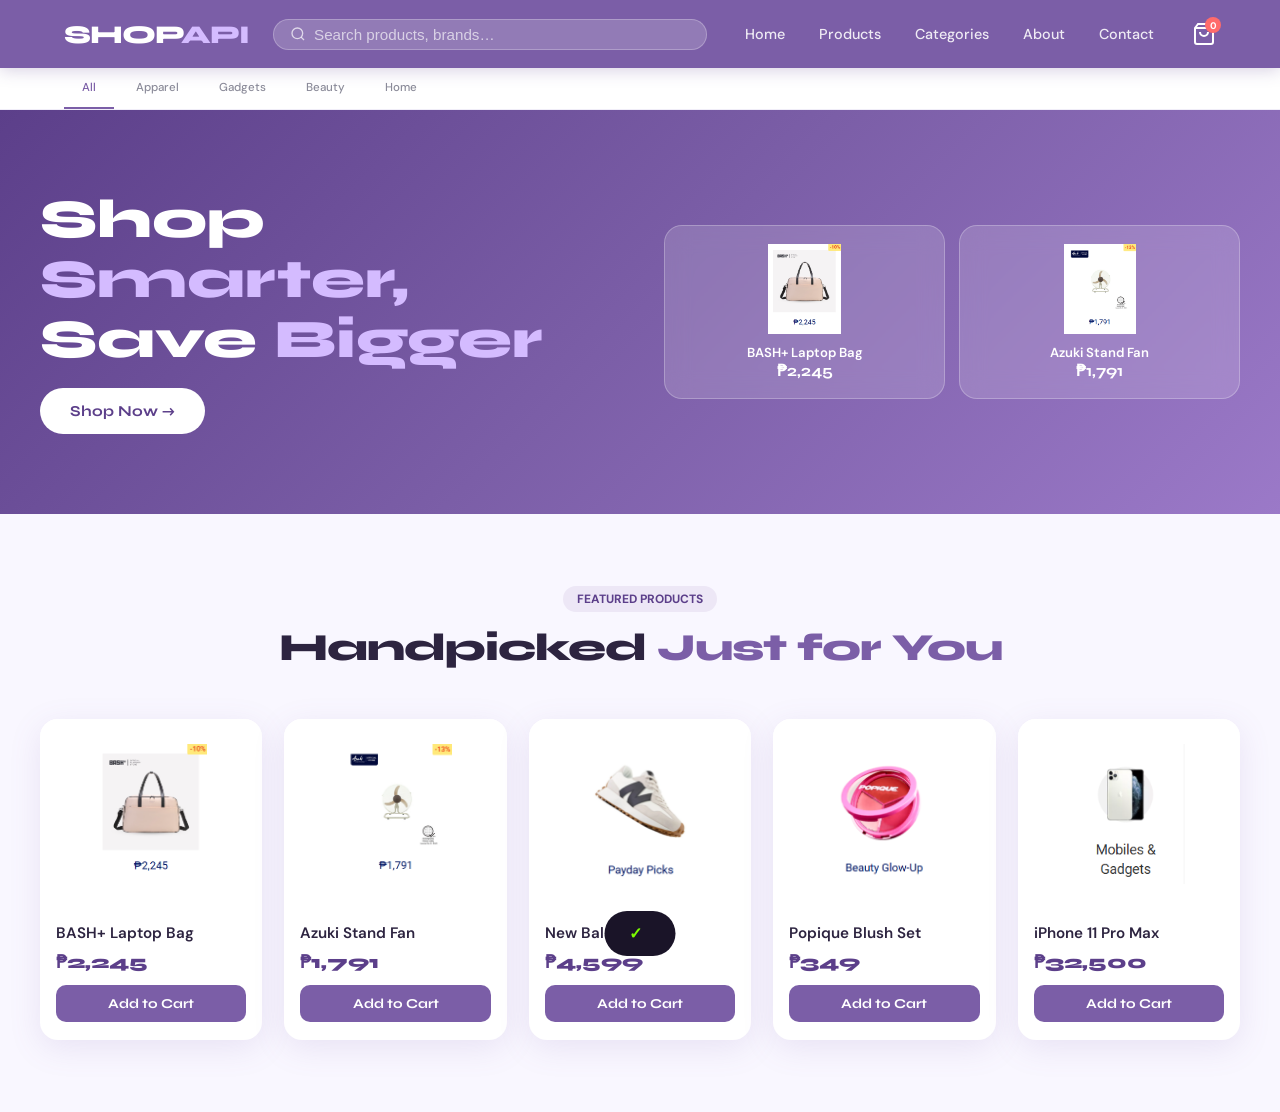
<file: index.html>
<!DOCTYPE html>
<html lang="en">
<head>
  <meta charset="UTF-8" />
  <meta name="viewport" content="width=device-width, initial-scale=1.0"/>
  <title>SHOPAPI – Your Everyday Marketplace</title>
  <link href="https://fonts.googleapis.com/css2?family=Syne:wght@400;600;700;800&family=DM+Sans:ital,wght@0,300;0,400;0,500;1,400&display=swap" rel="stylesheet"/>
  <link rel="stylesheet" href="style.css" />
</head>
<body>

<header>
  <div class="header-inner">
    <div class="logo"><a href="index.html" style="text-decoration:none;color:inherit;">SHOP<span>API</span></a></div>
    <div class="search-bar">
      <svg xmlns="http://www.w3.org/2000/svg" width="16" height="16" fill="none" viewBox="0 0 24 24" stroke="currentColor" stroke-width="2"><circle cx="11" cy="11" r="8"/><path d="m21 21-4.35-4.35"/></svg>
      <input type="text" id="searchInput" placeholder="Search products, brands…"/>
    </div>
    <nav id="mainNav">
      <a href="index.html">Home</a>
      <a href="products.html">Products</a>
      <a href="categories.html">Categories</a>
      <a href="about.html">About</a>
      <a href="contact.html">Contact</a>
    </nav>
    <div class="cart-icon" id="cartIcon">
      <svg xmlns="http://www.w3.org/2000/svg" width="24" height="24" fill="none" viewBox="0 0 24 24" stroke="currentColor" stroke-width="2"><path d="M6 2 3 6v14a2 2 0 0 0 2 2h14a2 2 0 0 0 2-2V6l-3-4z"/><line x1="3" y1="6" x2="21" y2="6"/><path d="M16 10a4 4 0 0 1-8 0"/></svg>
      <div class="cart-badge" id="cartBadge">0</div>
    </div>
    <div class="hamburger" id="hamburger"><span></span><span></span><span></span></div>
  </div>
</header>

<div class="category-strip">
  <div class="cat-inner" id="categoryFilter">
    <div class="cat-pill active" data-category="all"><span>All</span></div>
    <div class="cat-pill" data-category="apparel"><span>Apparel</span></div>
    <div class="cat-pill" data-category="gadgets"><span>Gadgets</span></div>
    <div class="cat-pill" data-category="beauty"><span>Beauty</span></div>
    <div class="cat-pill" data-category="home"><span>Home</span></div>
  </div>
</div>

<section class="hero" id="home">
  <div class="hero-inner">
    <div class="hero-text">
      <h1 class="hero-title">Shop <em>Smarter,</em><br>Save <em>Bigger</em></h1>
      <button class="btn-primary" onclick="scrollToProducts()">Shop Now →</button>
    </div>
    <div class="hero-cards">
      <div class="hero-card" onclick="addToCart('BASH+ Laptop Bag','₱2,245','bag')">
        <img src="shopapiPics/bag.png" onerror="this.src='https://via.placeholder.com/90x90?text=Bag'" alt="Bag"/>
        <div class="hero-card-name">BASH+ Laptop Bag</div>
        <div class="hero-card-price">₱2,245</div>
      </div>
      <div class="hero-card" onclick="addToCart('Azuki Stand Fan','₱1,791','fan')">
        <img src="shopapiPics/fan.png" onerror="this.src='https://via.placeholder.com/90x90?text=Fan'" alt="Fan"/>
        <div class="hero-card-name">Azuki Stand Fan</div>
        <div class="hero-card-price">₱1,791</div>
      </div>
    </div>
  </div>
</section>

<section class="products-bg" id="products">
  <div class="container">
    <div class="section-header">
      <div class="section-tag">Featured Products</div>
      <h2 class="section-title">Handpicked <span>Just for You</span></h2>
    </div>
    <div class="products-grid" id="productsGrid">
      <div class="product-card" data-category="apparel">
        <div class="product-img-wrap"><img src="shopapiPics/bag.png" onerror="this.src='https://via.placeholder.com/140x140?text=Bag'" alt="Bag"></div>
        <div class="product-info">
          <div class="product-name">BASH+ Laptop Bag</div>
          <div class="product-price">₱2,245</div>
          <button class="btn-cart" onclick="addToCart('BASH+ Laptop Bag','₱2,245','bag')">Add to Cart</button>
        </div>
      </div>
      <div class="product-card" data-category="home">
        <div class="product-img-wrap"><img src="shopapiPics/fan.png" onerror="this.src='https://via.placeholder.com/140x140?text=Fan'" alt="Fan"></div>
        <div class="product-info">
          <div class="product-name">Azuki Stand Fan</div>
          <div class="product-price">₱1,791</div>
          <button class="btn-cart" onclick="addToCart('Azuki Stand Fan','₱1,791','fan')">Add to Cart</button>
        </div>
      </div>
      <div class="product-card" data-category="apparel">
        <div class="product-img-wrap"><img src="shopapiPics/shoes.png" onerror="this.src='https://via.placeholder.com/140x140?text=Shoes'" alt="Shoes"></div>
        <div class="product-info">
          <div class="product-name">New Balance 327</div>
          <div class="product-price">₱4,599</div>
          <button class="btn-cart" onclick="addToCart('New Balance 327','₱4,599','shoes')">Add to Cart</button>
        </div>
      </div>
      <div class="product-card" data-category="beauty">
        <div class="product-img-wrap"><img src="shopapiPics/beauty.png" onerror="this.src='https://via.placeholder.com/140x140?text=Blush'" alt="Blush"></div>
        <div class="product-info">
          <div class="product-name">Popique Blush Set</div>
          <div class="product-price">₱349</div>
          <button class="btn-cart" onclick="addToCart('Popique Blush','₱349','blush')">Add to Cart</button>
        </div>
      </div>
      <div class="product-card" data-category="gadgets">
        <div class="product-img-wrap"><img src="shopapiPics/gadgets.png" onerror="this.src='https://via.placeholder.com/140x140?text=iPhone'" alt="iPhone"></div>
        <div class="product-info">
          <div class="product-name">iPhone 11 Pro Max</div>
          <div class="product-price">₱32,500</div>
          <button class="btn-cart" onclick="addToCart('iPhone 11 Pro Max','₱32,500','iphone')">Add to Cart</button>
        </div>
      </div>
    </div>
  </div>
</section>

<div class="cart-overlay" id="cartOverlay"></div>
<div class="cart-sidebar" id="cartSidebar">
  <div class="cart-header"><h3>🛒 My Cart</h3><button class="close-cart" id="closeCartBtn">✕</button></div>
  <div class="cart-body" id="cartBody"><p style="text-align:center;padding:40px;">Your cart is empty.</p></div>
  <div class="cart-footer">
    <div class="cart-voucher" id="cartVoucher" style="display:none;"></div>
    <div class="cart-total"><span>Total</span><span id="cartTotal">₱0</span></div>
    <button class="btn-checkout" id="checkoutBtn">Proceed to Checkout →</button>
  </div>
</div>

<div class="toast" id="toast"><span class="toast-icon">✓</span><span id="toastMsg"></span></div>

<script src="script.js"></script>
</body>
</html>
</file>
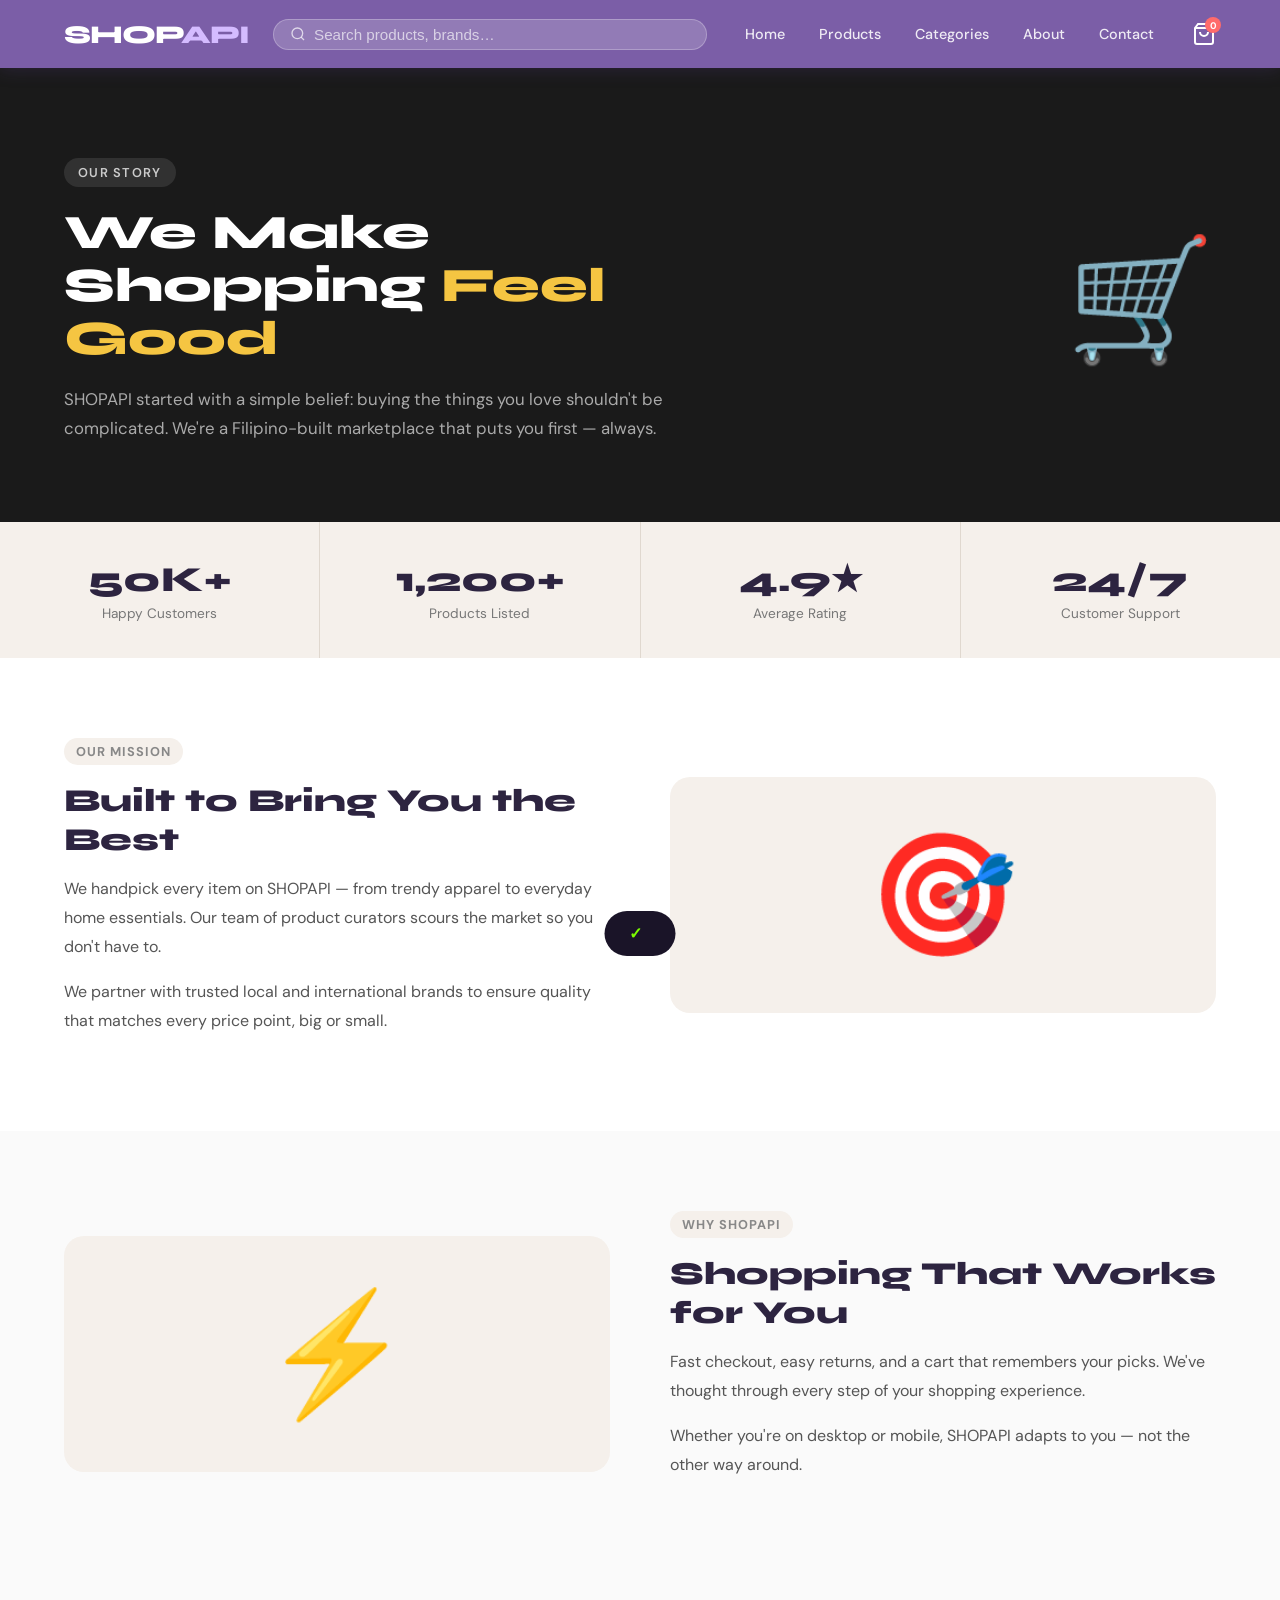
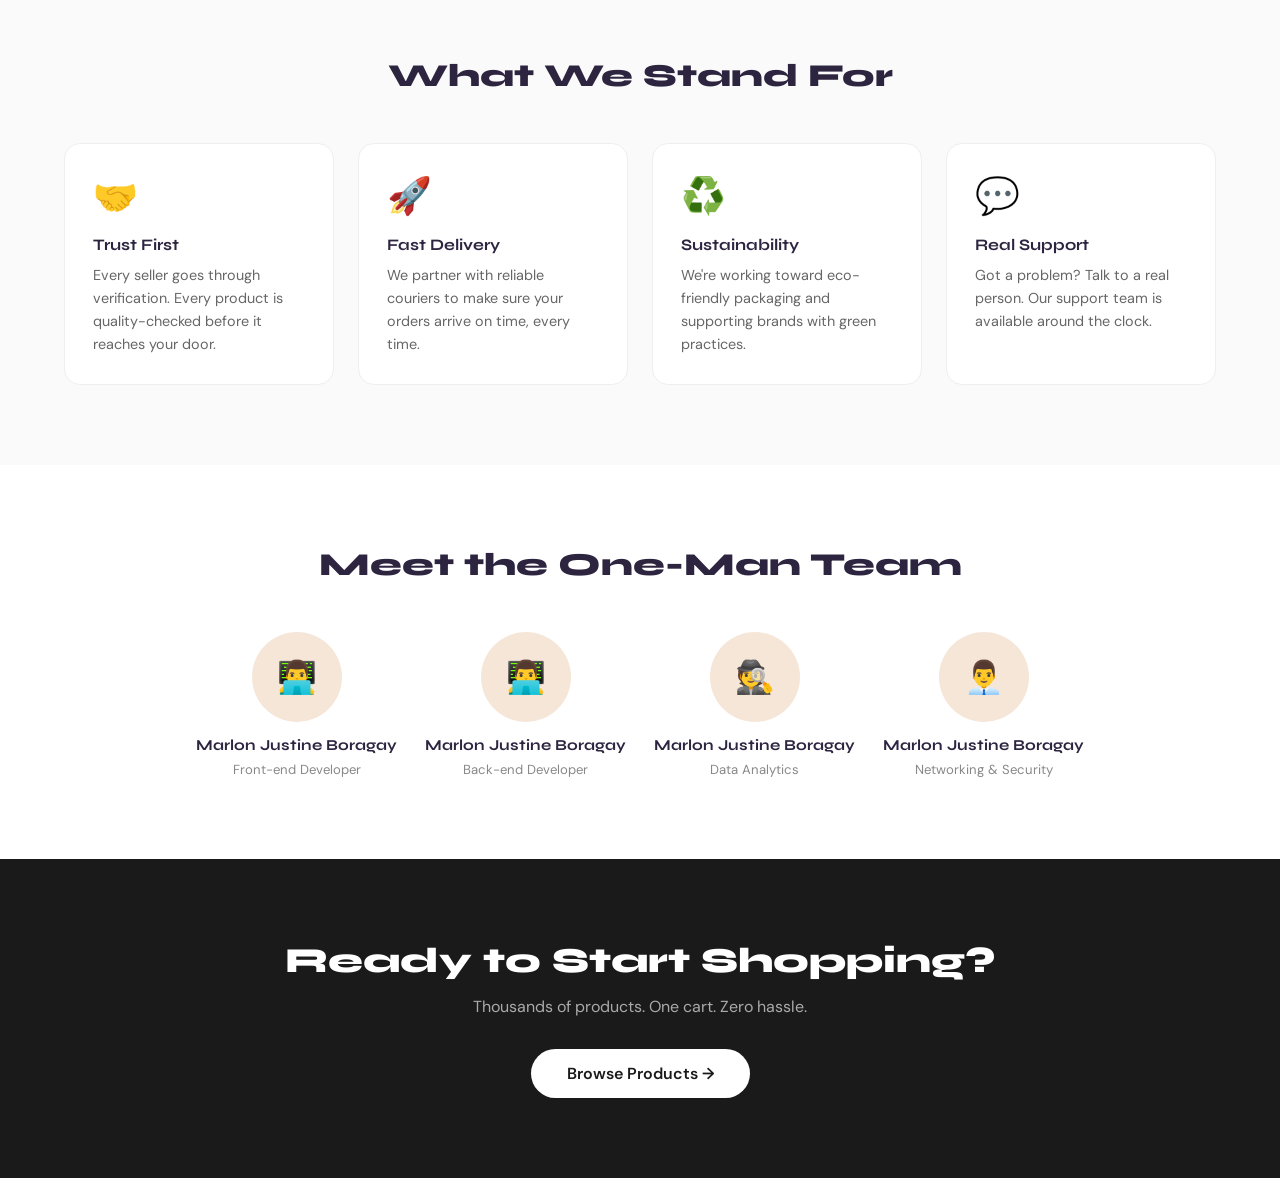
<file: about.html>
<!DOCTYPE html>
<html lang="en">
<head>
  <meta charset="UTF-8" />
  <meta name="viewport" content="width=device-width, initial-scale=1.0"/>
  <title>About – SHOPAPI</title>
  <link href="https://fonts.googleapis.com/css2?family=Syne:wght@400;600;700;800&family=DM+Sans:ital,wght@0,300;0,400;0,500;1,400&display=swap" rel="stylesheet"/>
  <link rel="stylesheet" href="style.css" />
  <style>
    .about-hero {
      background: #1a1a1a;
      padding: 90px 5% 80px;
      display: flex;
      align-items: center;
      justify-content: space-between;
      gap: 40px;
      flex-wrap: wrap;
    }
    .about-hero-text { max-width: 600px; }
    .about-hero-tag {
      display: inline-block;
      background: rgba(255,255,255,0.1);
      color: #ccc;
      font-size: 0.8rem; font-weight: 600;
      letter-spacing: 0.1em; text-transform: uppercase;
      padding: 6px 14px; border-radius: 50px;
      margin-bottom: 20px;
    }
    .about-hero h1 {
      font-family: 'Syne', sans-serif;
      font-size: 3rem; font-weight: 800;
      color: #fff; margin: 0 0 20px;
      line-height: 1.1;
    }
    .about-hero h1 em { color: #f5c542; font-style: normal; }
    .about-hero p { color: #aaa; font-size: 1.05rem; line-height: 1.7; margin: 0; }
    .about-hero-img { font-size: 120px; }
    .stats-bar {
      background: #f5f0eb;
      display: flex; flex-wrap: wrap;
      gap: 0;
    }
    .stat-item {
      flex: 1; min-width: 150px;
      padding: 36px 24px;
      text-align: center;
      border-right: 1px solid #e0d8cf;
    }
    .stat-item:last-child { border-right: none; }
    .stat-num { font-family: 'Syne', sans-serif; font-size: 2.2rem; font-weight: 800; margin-bottom: 4px; }
    .stat-label { font-size: 0.85rem; color: #777; }
    .about-section { padding: 80px 5%; background: #fff; }
    .about-grid { display: grid; grid-template-columns: 1fr 1fr; gap: 60px; align-items: center; }
    .about-grid.reverse { direction: rtl; }
    .about-grid.reverse > * { direction: ltr; }
    .about-section-tag {
      display: inline-block;
      background: #f5f0eb;
      color: #888; font-size: 0.8rem; font-weight: 700;
      letter-spacing: 0.08em; text-transform: uppercase;
      padding: 5px 12px; border-radius: 50px;
      margin-bottom: 16px;
    }
    .about-section h2 { font-family: 'Syne', sans-serif; font-size: 2rem; font-weight: 800; margin: 0 0 16px; }
    .about-section p { color: #555; line-height: 1.8; margin: 0 0 16px; font-size: 1rem; }
    .about-illustration { font-size: 120px; text-align: center; background: #f5f0eb; border-radius: 20px; padding: 40px; }
    .values-section { padding: 80px 5%; background: #fafafa; }
    .values-section h2 { font-family: 'Syne', sans-serif; font-size: 2rem; font-weight: 800; text-align: center; margin: 0 0 48px; }
    .values-grid { display: grid; grid-template-columns: repeat(auto-fill, minmax(220px, 1fr)); gap: 24px; }
    .value-card {
      background: #fff; border-radius: 16px; border: 1px solid #eee;
      padding: 28px; transition: transform 0.2s;
    }
    .value-card:hover { transform: translateY(-4px); }
    .value-icon { font-size: 36px; margin-bottom: 16px; }
    .value-card h3 { font-family: 'Syne', sans-serif; font-size: 1rem; font-weight: 700; margin: 0 0 10px; }
    .value-card p { font-size: 0.9rem; color: #666; line-height: 1.6; margin: 0; }
    .team-section { padding: 80px 5%; background: #fff; }
    .team-section h2 { font-family: 'Syne', sans-serif; font-size: 2rem; font-weight: 800; text-align: center; margin: 0 0 48px; }
    .team-grid { display: grid; grid-template-columns: repeat(auto-fill, minmax(180px, 1fr)); gap: 28px; }
    .team-grid{ display: flex;}
    .team-grid{ justify-content: center;}
    .team-grid{ align-items: center;}
    .team-card { text-align: center; }
    .team-avatar {
      width: 90px; height: 90px; border-radius: 50%;
      display: flex; align-items: center; justify-content: center;
      font-size: 32px; margin: 0 auto 14px;
    }
    .team-card h4 { font-family: 'Syne', sans-serif; font-size: 0.95rem; font-weight: 700; margin: 0 0 4px; }
    .team-card span { font-size: 0.82rem; color: #888; }
    .cta-section {
      background: #1a1a1a; color: #fff;
      padding: 80px 5%; text-align: center;
    }
    .cta-section h2 { font-family: 'Syne', sans-serif; font-size: 2.2rem; font-weight: 800; margin: 0 0 14px; }
    .cta-section p { color: #aaa; font-size: 1rem; margin: 0 0 32px; }
    .btn-light {
      background: #fff; color: #1a1a1a;
      padding: 14px 36px; border: none; border-radius: 50px;
      font-family: 'DM Sans', sans-serif; font-size: 1rem; font-weight: 600;
      cursor: pointer; text-decoration: none; display: inline-block;
      transition: background 0.2s;
    }
    .btn-light:hover { background: #f0f0f0; }
    @media (max-width: 768px) {
      .about-hero h1 { font-size: 2.2rem; }
      .about-grid { grid-template-columns: 1fr; gap: 30px; }
      .about-grid.reverse { direction: ltr; }
      .about-hero-img { display: none; }
    }
  </style>
</head>
<body>

<header>
  <div class="header-inner">
    <div class="logo"><a href="index.html" style="text-decoration:none;color:inherit;">SHOP<span>API</span></a></div>
    <div class="search-bar">
      <svg xmlns="http://www.w3.org/2000/svg" width="16" height="16" fill="none" viewBox="0 0 24 24" stroke="currentColor" stroke-width="2"><circle cx="11" cy="11" r="8"/><path d="m21 21-4.35-4.35"/></svg>
      <input type="text" placeholder="Search products, brands…"/>
    </div>
    <nav id="mainNav">
      <a href="index.html">Home</a>
      <a href="products.html">Products</a>
      <a href="categories.html">Categories</a>
      <a href="about.html" class="active">About</a>
      <a href="contact.html">Contact</a>
    </nav>
    <div class="cart-icon" id="cartIcon">
      <svg xmlns="http://www.w3.org/2000/svg" width="24" height="24" fill="none" viewBox="0 0 24 24" stroke="currentColor" stroke-width="2"><path d="M6 2 3 6v14a2 2 0 0 0 2 2h14a2 2 0 0 0 2-2V6l-3-4z"/><line x1="3" y1="6" x2="21" y2="6"/><path d="M16 10a4 4 0 0 1-8 0"/></svg>
      <div class="cart-badge" id="cartBadge">0</div>
    </div>
    <div class="hamburger" id="hamburger"><span></span><span></span><span></span></div>
  </div>
</header>

<section class="about-hero">
  <div class="about-hero-text">
    <div class="about-hero-tag">Our Story</div>
    <h1>We Make Shopping <em>Feel Good</em></h1>
    <p>SHOPAPI started with a simple belief: buying the things you love shouldn't be complicated. We're a Filipino-built marketplace that puts you first — always.</p>
  </div>
  <div class="about-hero-img">🛒</div>
</section>

<div class="stats-bar">
  <div class="stat-item"><div class="stat-num">50K+</div><div class="stat-label">Happy Customers</div></div>
  <div class="stat-item"><div class="stat-num">1,200+</div><div class="stat-label">Products Listed</div></div>
  <div class="stat-item"><div class="stat-num">4.9★</div><div class="stat-label">Average Rating</div></div>
  <div class="stat-item"><div class="stat-num">24/7</div><div class="stat-label">Customer Support</div></div>
</div>

<section class="about-section">
  <div class="about-grid">
    <div>
      <div class="about-section-tag">Our Mission</div>
      <h2>Built to Bring You the Best</h2>
      <p>We handpick every item on SHOPAPI — from trendy apparel to everyday home essentials. Our team of product curators scours the market so you don't have to.</p>
      <p>We partner with trusted local and international brands to ensure quality that matches every price point, big or small.</p>
    </div>
    <div class="about-illustration">🎯</div>
  </div>
</section>

<section class="about-section" style="background:#fafafa;">
  <div class="about-grid reverse">
    <div>
      <div class="about-section-tag">Why SHOPAPI</div>
      <h2>Shopping That Works for You</h2>
      <p>Fast checkout, easy returns, and a cart that remembers your picks. We've thought through every step of your shopping experience.</p>
      <p>Whether you're on desktop or mobile, SHOPAPI adapts to you — not the other way around.</p>
    </div>
    <div class="about-illustration">⚡</div>
  </div>
</section>

<section class="values-section">
  <h2>What We Stand For</h2>
  <div class="values-grid">
    <div class="value-card"><div class="value-icon">🤝</div><h3>Trust First</h3><p>Every seller goes through verification. Every product is quality-checked before it reaches your door.</p></div>
    <div class="value-card"><div class="value-icon">🚀</div><h3>Fast Delivery</h3><p>We partner with reliable couriers to make sure your orders arrive on time, every time.</p></div>
    <div class="value-card"><div class="value-icon">♻️</div><h3>Sustainability</h3><p>We're working toward eco-friendly packaging and supporting brands with green practices.</p></div>
    <div class="value-card"><div class="value-icon">💬</div><h3>Real Support</h3><p>Got a problem? Talk to a real person. Our support team is available around the clock.</p></div>
  </div>
</section>

<section class="team-section">
  <h2>Meet the One-Man Team</h2>
  <div class="team-grid">
    <div class="team-card"><div class="team-avatar" style="background:#f5e6d8;">👨‍💻</div><h4>Marlon Justine Boragay</h4><span>Front-end Developer</span></div>
    <div class="team-card"><div class="team-avatar" style="background:#f5e6d8;">👨‍💻</div><h4>Marlon Justine Boragay</h4><span>Back-end Developer</span></div>
    <div class="team-card"><div class="team-avatar" style="background:#f5e6d8;">🕵️</div><h4>Marlon Justine Boragay</h4><span>Data Analytics</span></div>
    <div class="team-card"><div class="team-avatar" style="background:#f5e6d8;">👨‍💼</div><h4>Marlon Justine Boragay</h4><span>Networking & Security</span></div>
  </div>
</section>

<section class="cta-section">
  <h2>Ready to Start Shopping?</h2>
  <p>Thousands of products. One cart. Zero hassle.</p>
  <a href="products.html" class="btn-light">Browse Products →</a>
</section>

<div class="cart-overlay" id="cartOverlay"></div>
<div class="cart-sidebar" id="cartSidebar">
  <div class="cart-header"><h3>🛒 My Cart</h3><button class="close-cart" id="closeCartBtn">✕</button></div>
  <div class="cart-body" id="cartBody"><p style="text-align:center;padding:40px;">Your cart is empty.</p></div>
  <div class="cart-footer">
    <div class="cart-voucher" id="cartVoucher" style="display:none;"></div>
    <div class="cart-total"><span>Total</span><span id="cartTotal">₱0</span></div>
    <button class="btn-checkout" id="checkoutBtn">Proceed to Checkout →</button>
  </div>
</div>
<div class="toast" id="toast"><span class="toast-icon">✓</span><span id="toastMsg"></span></div>

<script src="script.js"></script>
</body>
</html>
</file>
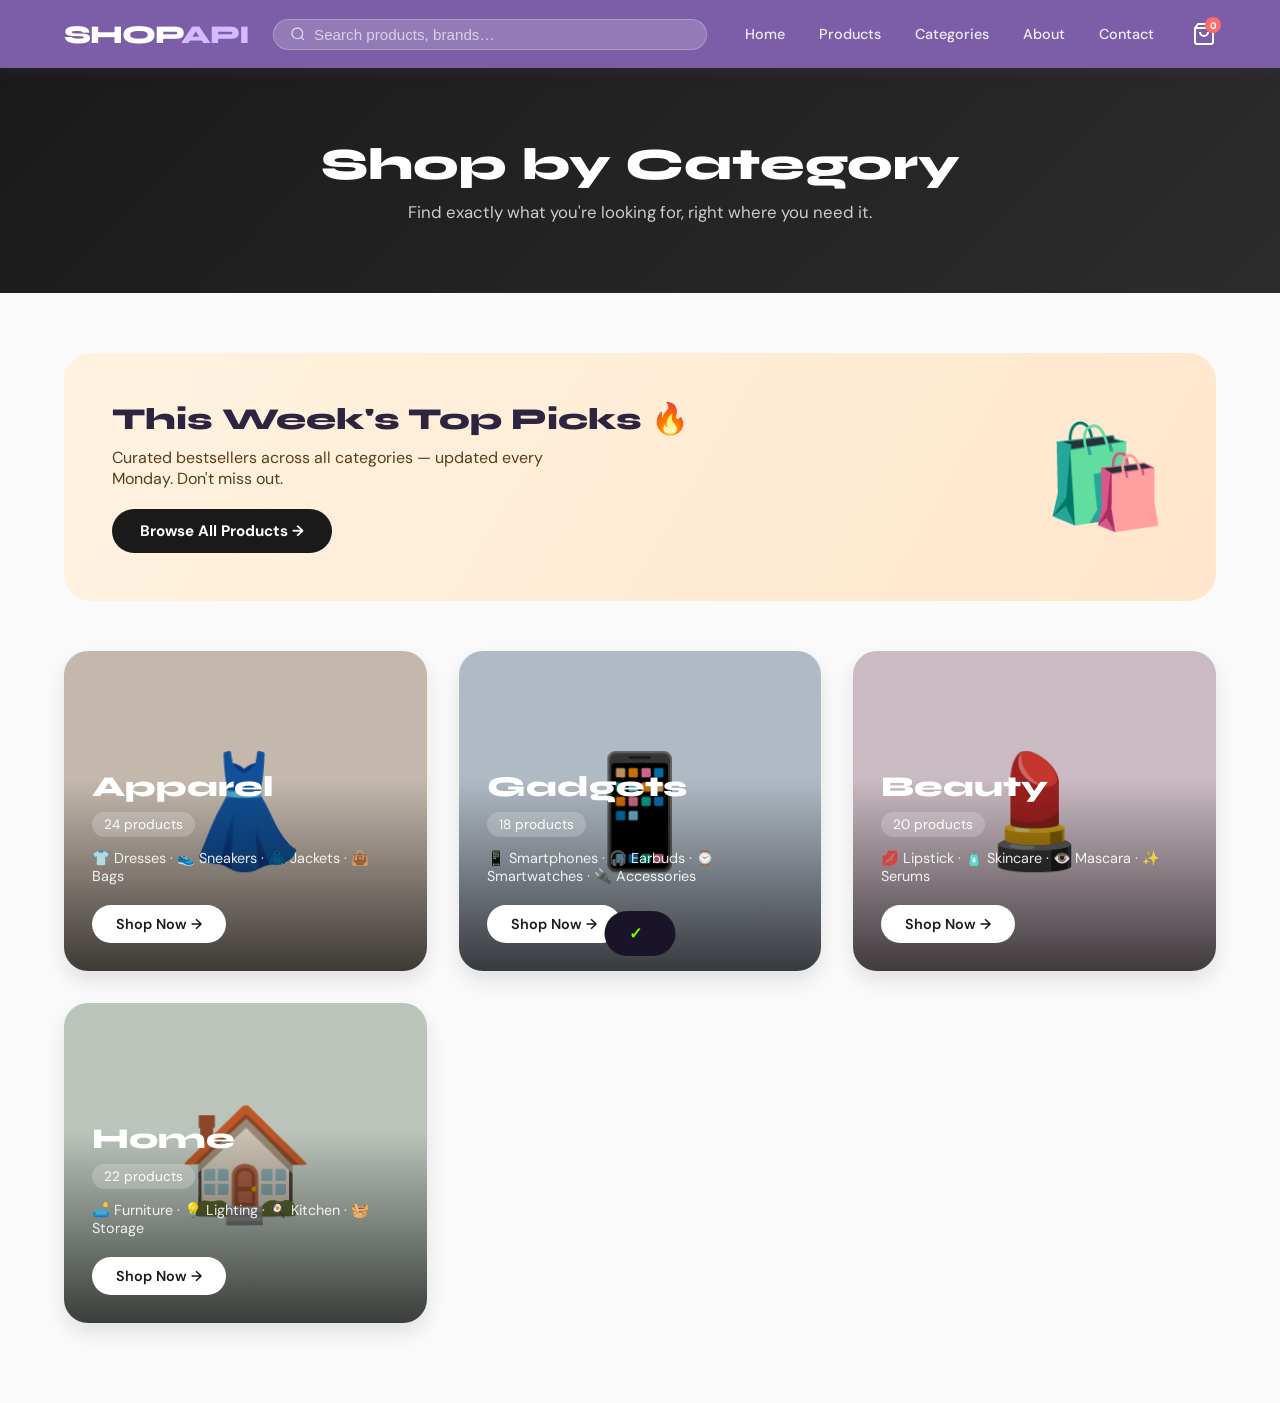
<file: categories.html>
<!DOCTYPE html>
<html lang="en">
<head>
  <meta charset="UTF-8" />
  <meta name="viewport" content="width=device-width, initial-scale=1.0"/>
  <title>Categories – SHOPAPI</title>
  <link href="https://fonts.googleapis.com/css2?family=Syne:wght@400;600;700;800&family=DM+Sans:ital,wght@0,300;0,400;0,500;1,400&display=swap" rel="stylesheet"/>
  <link rel="stylesheet" href="style.css" />
  <style>
    .page-hero {
      background: linear-gradient(135deg, #1a1a1a 0%, #2c2c2c 100%);
      padding: 70px 5%;
      text-align: center;
      color: white;
    }
    .page-hero h1 { font-family: 'Syne', sans-serif; font-size: 2.8rem; font-weight: 800; margin: 0 0 10px; }
    .page-hero p { color: #ccc; font-size: 1.05rem; margin: 0; }
    .categories-section { padding: 60px 5% 80px; background: #fafafa; }
    .categories-grid {
      display: grid;
      grid-template-columns: repeat(auto-fill, minmax(300px, 1fr));
      gap: 32px;
    }
    .cat-card {
      border-radius: 24px;
      overflow: hidden;
      position: relative;
      min-height: 320px;
      display: flex;
      flex-direction: column;
      justify-content: flex-end;
      cursor: pointer;
      transition: transform 0.3s, box-shadow 0.3s;
      box-shadow: 0 10px 20px rgba(0,0,0,0.1);
    }
    .cat-card:hover { transform: translateY(-8px); box-shadow: 0 20px 40px rgba(0,0,0,0.2); }
    .cat-card .cat-bg {
      position: absolute; inset: 0;
      display: flex; align-items: center; justify-content: center;
      font-size: 110px;
      transition: transform 0.3s;
    }
    .cat-card:hover .cat-bg { transform: scale(1.05); }
    .cat-card .cat-overlay {
      position: absolute; inset: 0;
      background: linear-gradient(to top, rgba(0,0,0,0.75) 0%, rgba(0,0,0,0.2) 60%);
    }
    .cat-card .cat-content {
      position: relative; z-index: 2;
      padding: 28px;
      color: white;
    }
    .cat-card .cat-name {
      font-family: 'Syne', sans-serif;
      font-size: 1.8rem; font-weight: 800;
      margin-bottom: 8px;
    }
    .cat-card .cat-count {
      font-size: 0.85rem;
      background: rgba(255,255,255,0.2);
      display: inline-block;
      padding: 4px 12px;
      border-radius: 50px;
      margin-bottom: 12px;
    }
    .cat-card .subcats {
      font-size: 0.9rem;
      margin-bottom: 20px;
      opacity: 0.9;
    }
    .cat-card .cat-btn {
      display: inline-block;
      background: #fff;
      color: #1a1a1a;
      padding: 10px 24px;
      border-radius: 40px;
      font-family: 'DM Sans', sans-serif;
      font-size: 0.9rem;
      font-weight: 600;
      text-decoration: none;
      transition: all 0.2s;
    }
    .cat-card .cat-btn:hover { background: #f0ebe4; transform: scale(1.02); }
    .cat-apparel { background: #f5e6d8; }
    .cat-gadgets { background: #dce8f5; }
    .cat-beauty  { background: #fce8f3; }
    .cat-home    { background: #e8f5e9; }
    .featured-banner {
      background: linear-gradient(120deg, #fff3e0, #ffe6cc);
      border-radius: 28px;
      padding: 48px;
      display: flex;
      align-items: center;
      justify-content: space-between;
      gap: 24px;
      margin-bottom: 50px;
      flex-wrap: wrap;
    }
    .featured-banner h2 { font-family: 'Syne', sans-serif; font-size: 1.9rem; font-weight: 800; margin: 0 0 10px; }
    .featured-banner p { color: #5a3e1b; margin: 0 0 20px; max-width: 450px; }
    .btn-primary {
      background: #1a1a1a; color: #fff;
      padding: 12px 28px; border: none; border-radius: 50px;
      font-family: 'DM Sans', sans-serif; font-size: 0.95rem;
      cursor: pointer; text-decoration: none; display: inline-block;
      transition: background 0.2s;
    }
    .btn-primary:hover { background: #333; }
    .banner-emoji { font-size: 100px; }
    @media (max-width: 600px) {
      .page-hero h1 { font-size: 2rem; }
      .featured-banner { text-align: center; justify-content: center; }
      .banner-emoji { display: none; }
      .categories-grid { grid-template-columns: 1fr; }
    }
  </style>
</head>
<body>

<header>
  <div class="header-inner">
    <div class="logo"><a href="index.html" style="text-decoration:none;color:inherit;">SHOP<span>API</span></a></div>
    <div class="search-bar">
      <svg xmlns="http://www.w3.org/2000/svg" width="16" height="16" fill="none" viewBox="0 0 24 24" stroke="currentColor" stroke-width="2"><circle cx="11" cy="11" r="8"/><path d="m21 21-4.35-4.35"/></svg>
      <input type="text" placeholder="Search products, brands…"/>
    </div>
    <nav id="mainNav">
      <a href="index.html">Home</a>
      <a href="products.html">Products</a>
      <a href="categories.html" class="active">Categories</a>
      <a href="about.html">About</a>
      <a href="contact.html">Contact</a>
    </nav>
    <div class="cart-icon" id="cartIcon">
      <svg xmlns="http://www.w3.org/2000/svg" width="24" height="24" fill="none" viewBox="0 0 24 24" stroke="currentColor" stroke-width="2"><path d="M6 2 3 6v14a2 2 0 0 0 2 2h14a2 2 0 0 0 2-2V6l-3-4z"/><line x1="3" y1="6" x2="21" y2="6"/><path d="M16 10a4 4 0 0 1-8 0"/></svg>
      <div class="cart-badge" id="cartBadge">0</div>
    </div>
    <div class="hamburger" id="hamburger"><span></span><span></span><span></span></div>
  </div>
</header>

<div class="page-hero">
  <h1>Shop by Category</h1>
  <p>Find exactly what you're looking for, right where you need it.</p>
</div>

<section class="categories-section">
  <div class="featured-banner">
    <div>
      <h2>This Week's Top Picks 🔥</h2>
      <p>Curated bestsellers across all categories — updated every Monday. Don't miss out.</p>
      <a href="products.html" class="btn-primary">Browse All Products →</a>
    </div>
    <div class="banner-emoji">🛍️</div>
  </div>

  <div class="categories-grid">
    <!-- Apparel -->
    <div class="cat-card cat-apparel" onclick="location.href='products.html?category=apparel'">
      <div class="cat-bg">👗</div>
      <div class="cat-overlay"></div>
      <div class="cat-content">
        <div class="cat-name">Apparel</div>
        <div class="cat-count">24 products</div>
        <div class="subcats">👕 Dresses · 👟 Sneakers · 🧥 Jackets · 👜 Bags</div>
        <a href="products.html?category=apparel" class="cat-btn">Shop Now →</a>
      </div>
    </div>

    <!-- Gadgets -->
    <div class="cat-card cat-gadgets" onclick="location.href='products.html?category=gadgets'">
      <div class="cat-bg">📱</div>
      <div class="cat-overlay"></div>
      <div class="cat-content">
        <div class="cat-name">Gadgets</div>
        <div class="cat-count">18 products</div>
        <div class="subcats">📱 Smartphones · 🎧 Earbuds · ⌚ Smartwatches · 🔌 Accessories</div>
        <a href="products.html?category=gadgets" class="cat-btn">Shop Now →</a>
      </div>
    </div>

    <!-- Beauty -->
    <div class="cat-card cat-beauty" onclick="location.href='products.html?category=beauty'">
      <div class="cat-bg">💄</div>
      <div class="cat-overlay"></div>
      <div class="cat-content">
        <div class="cat-name">Beauty</div>
        <div class="cat-count">20 products</div>
        <div class="subcats">💋 Lipstick · 🧴 Skincare · 👁️ Mascara · ✨ Serums</div>
        <a href="products.html?category=beauty" class="cat-btn">Shop Now →</a>
      </div>
    </div>

    <!-- Home -->
    <div class="cat-card cat-home" onclick="location.href='products.html?category=home'">
      <div class="cat-bg">🏠</div>
      <div class="cat-overlay"></div>
      <div class="cat-content">
        <div class="cat-name">Home</div>
        <div class="cat-count">22 products</div>
        <div class="subcats">🛋️ Furniture · 💡 Lighting · 🍳 Kitchen · 🧺 Storage</div>
        <a href="products.html?category=home" class="cat-btn">Shop Now →</a>
      </div>
    </div>
  </div>
</section>

<div class="cart-overlay" id="cartOverlay"></div>
<div class="cart-sidebar" id="cartSidebar">
  <div class="cart-header"><h3>🛒 My Cart</h3><button class="close-cart" id="closeCartBtn">✕</button></div>
  <div class="cart-body" id="cartBody"><p style="text-align:center;padding:40px;">Your cart is empty.</p></div>
  <div class="cart-footer">
    <div class="cart-voucher" id="cartVoucher" style="display:none;"></div>
    <div class="cart-total"><span>Total</span><span id="cartTotal">₱0</span></div>
    <button class="btn-checkout" id="checkoutBtn">Proceed to Checkout →</button>
  </div>
</div>
<div class="toast" id="toast"><span class="toast-icon">✓</span><span id="toastMsg"></span></div>

<script src="script.js"></script>
<script>
  // Handle category filter from URL parameter on products page
  const urlParams = new URLSearchParams(window.location.search);
  const categoryParam = urlParams.get('category');
  if (categoryParam) {
    sessionStorage.setItem('prefilterCategory', categoryParam);
  }
</script>
</body>
</html>
</file>
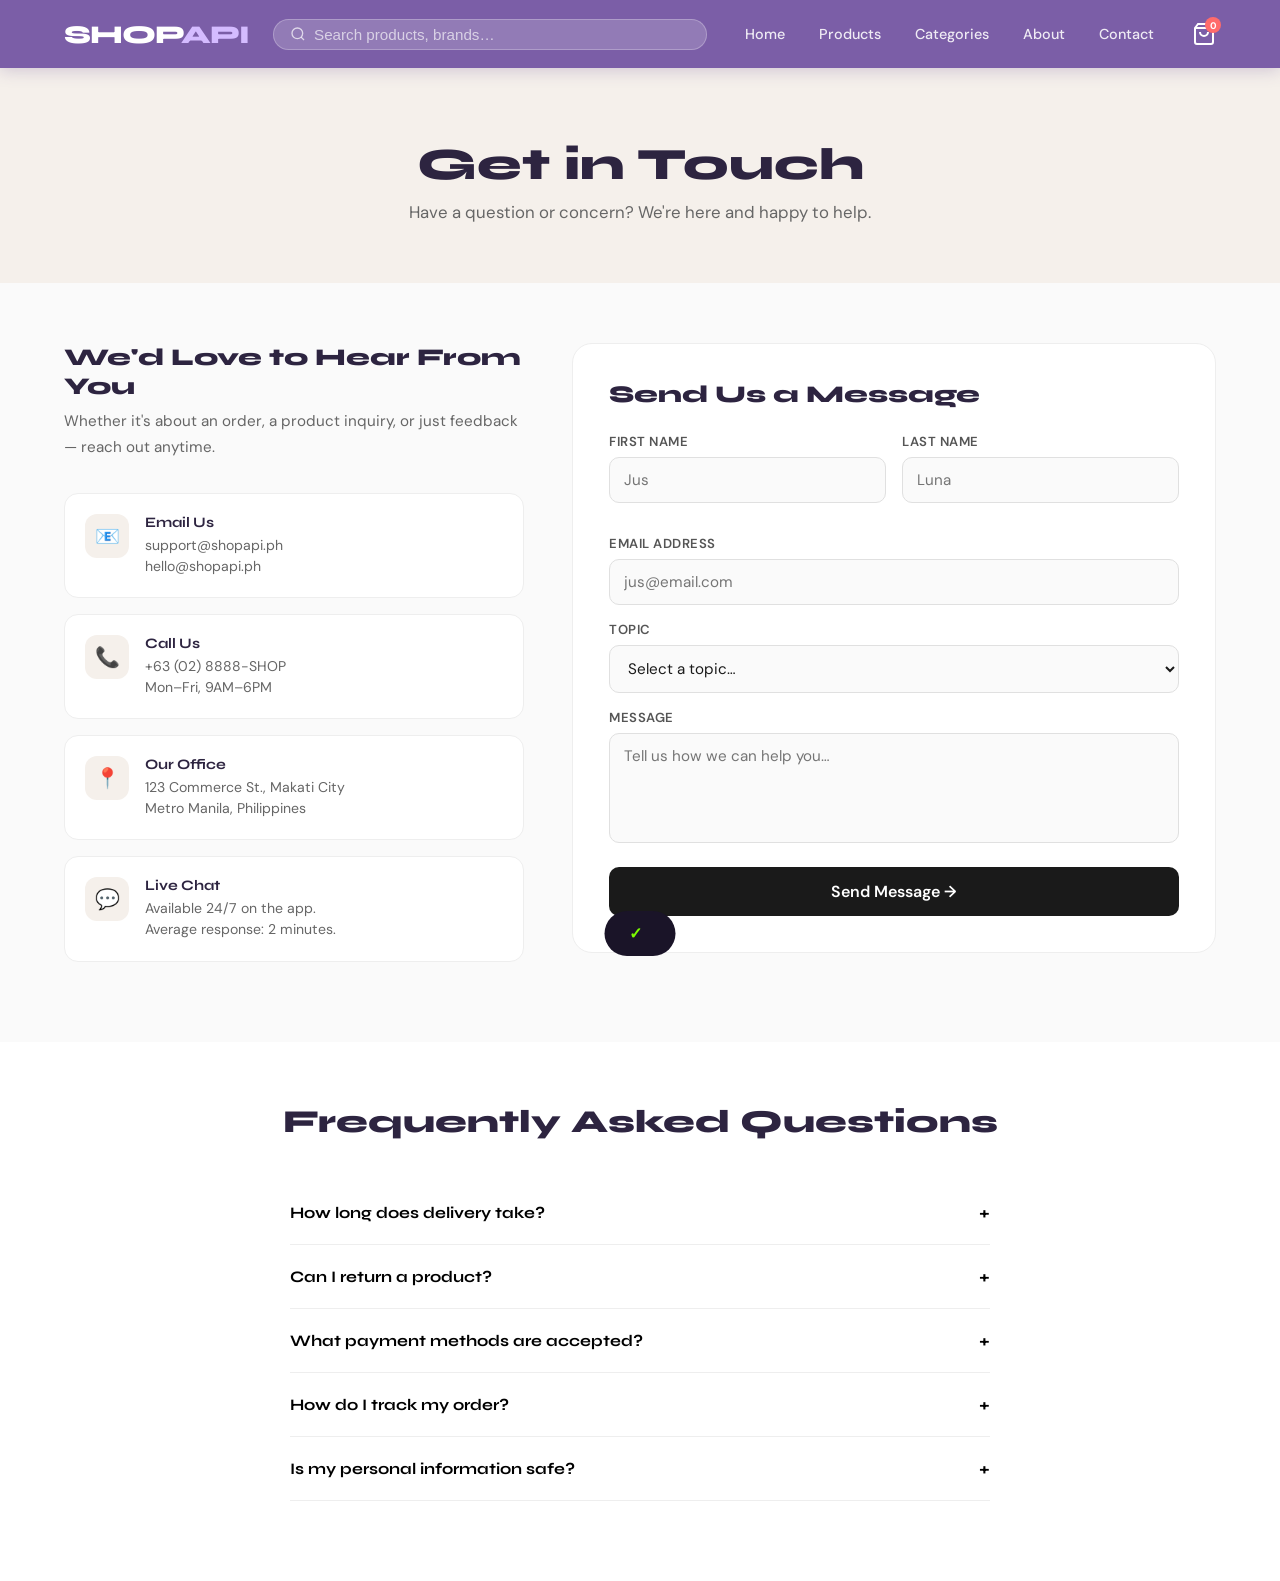
<file: contact.html>
<!DOCTYPE html>
<html lang="en">
<head>
  <meta charset="UTF-8" />
  <meta name="viewport" content="width=device-width, initial-scale=1.0"/>
  <title>Contact – SHOPAPI</title>
  <link href="https://fonts.googleapis.com/css2?family=Syne:wght@400;600;700;800&family=DM+Sans:ital,wght@0,300;0,400;0,500;1,400&display=swap" rel="stylesheet"/>
  <link rel="stylesheet" href="style.css" />
  <style>
    .contact-hero { background: #f5f0eb; padding: 70px 5% 60px; text-align: center; }
    .contact-hero h1 { font-family: 'Syne', sans-serif; font-size: 2.8rem; font-weight: 800; margin: 0 0 10px; }
    .contact-hero p { color: #666; font-size: 1.05rem; margin: 0; }
    .contact-section { padding: 60px 5% 80px; background: #fafafa; }
    .contact-layout { display: grid; grid-template-columns: 1fr 1.4fr; gap: 48px; align-items: start; }
    .contact-info h2 { font-family: 'Syne', sans-serif; font-size: 1.5rem; font-weight: 800; margin: 0 0 8px; }
    .contact-info p { color: #666; font-size: 0.95rem; line-height: 1.7; margin: 0 0 32px; }
    .info-cards { display: flex; flex-direction: column; gap: 16px; }
    .info-card { background: #fff; border-radius: 14px; border: 1px solid #eee; padding: 20px; display: flex; align-items: flex-start; gap: 16px; transition: transform 0.2s; }
    .info-card:hover { transform: translateX(4px); }
    .info-icon { width: 44px; height: 44px; border-radius: 12px; background: #f5f0eb; display: flex; align-items: center; justify-content: center; font-size: 20px; flex-shrink: 0; }
    .info-card h4 { font-family: 'Syne', sans-serif; font-size: 0.9rem; font-weight: 700; margin: 0 0 4px; }
    .info-card p { font-size: 0.88rem; color: #666; margin: 0; line-height: 1.5; }
    .contact-form-card { background: #fff; border-radius: 20px; border: 1px solid #eee; padding: 36px; }
    .contact-form-card h2 { font-family: 'Syne', sans-serif; font-size: 1.5rem; font-weight: 800; margin: 0 0 24px; }
    .form-row { display: grid; grid-template-columns: 1fr 1fr; gap: 16px; margin-bottom: 16px; }
    .form-group { display: flex; flex-direction: column; margin-bottom: 16px; }
    .form-group label { font-size: 0.82rem; font-weight: 600; letter-spacing: 0.04em; color: #555; text-transform: uppercase; margin-bottom: 7px; }
    .form-group input, .form-group select, .form-group textarea { padding: 12px 14px; border: 1.5px solid #e0e0e0; border-radius: 10px; font-family: 'DM Sans', sans-serif; font-size: 0.95rem; color: #1a1a1a; background: #fafafa; outline: none; transition: border-color 0.2s, background 0.2s; resize: none; }
    .form-group input:focus, .form-group select:focus, .form-group textarea:focus { border-color: #1a1a1a; background: #fff; }
    .form-group textarea { min-height: 110px; }
    .btn-submit { width: 100%; padding: 14px; background: #1a1a1a; color: #fff; border: none; border-radius: 10px; font-family: 'DM Sans', sans-serif; font-size: 1rem; font-weight: 600; cursor: pointer; transition: background 0.2s; margin-top: 8px; }
    .btn-submit:hover { background: #333; }
    .form-success { display: none; text-align: center; padding: 40px 20px; }
    .form-success .success-icon { font-size: 56px; margin-bottom: 16px; }
    .form-success h3 { font-family: 'Syne', sans-serif; font-size: 1.4rem; font-weight: 800; margin: 0 0 8px; }
    .form-success p { color: #666; margin: 0; }
    .faq-section { padding: 60px 5% 80px; background: #fff; }
    .faq-section h2 { font-family: 'Syne', sans-serif; font-size: 2rem; font-weight: 800; text-align: center; margin: 0 0 40px; }
    .faq-list { max-width: 700px; margin: 0 auto; }
    .faq-item { border-bottom: 1px solid #eee; }
    .faq-q { width: 100%; background: none; border: none; text-align: left; padding: 20px 0; font-family: 'Syne', sans-serif; font-size: 1rem; font-weight: 700; cursor: pointer; display: flex; justify-content: space-between; align-items: center; gap: 12px; }
    .faq-q .faq-toggle { font-size: 1.2rem; flex-shrink: 0; transition: transform 0.2s; }
    .faq-q.open .faq-toggle { transform: rotate(45deg); }
    .faq-a { font-size: 0.95rem; color: #555; line-height: 1.7; max-height: 0; overflow: hidden; transition: max-height 0.3s ease, padding 0.3s; padding-bottom: 0; }
    .faq-a.open { max-height: 200px; padding-bottom: 20px; }
    @media (max-width: 768px) { .contact-hero h1 { font-size: 2rem; } .contact-layout { grid-template-columns: 1fr; } .form-row { grid-template-columns: 1fr; } }
  </style>
</head>
<body>

<header>
  <div class="header-inner">
    <div class="logo"><a href="index.html" style="text-decoration:none;color:inherit;">SHOP<span>API</span></a></div>
    <div class="search-bar">
      <svg xmlns="http://www.w3.org/2000/svg" width="16" height="16" fill="none" viewBox="0 0 24 24" stroke="currentColor" stroke-width="2"><circle cx="11" cy="11" r="8"/><path d="m21 21-4.35-4.35"/></svg>
      <input type="text" placeholder="Search products, brands…"/>
    </div>
    <nav id="mainNav">
      <a href="index.html">Home</a>
      <a href="products.html">Products</a>
      <a href="categories.html">Categories</a>
      <a href="about.html">About</a>
      <a href="contact.html" class="active">Contact</a>
    </nav>
    <div class="cart-icon" id="cartIcon">
      <svg xmlns="http://www.w3.org/2000/svg" width="24" height="24" fill="none" viewBox="0 0 24 24" stroke="currentColor" stroke-width="2"><path d="M6 2 3 6v14a2 2 0 0 0 2 2h14a2 2 0 0 0 2-2V6l-3-4z"/><line x1="3" y1="6" x2="21" y2="6"/><path d="M16 10a4 4 0 0 1-8 0"/></svg>
      <div class="cart-badge" id="cartBadge">0</div>
    </div>
    <div class="hamburger" id="hamburger"><span></span><span></span><span></span></div>
  </div>
</header>

<div class="contact-hero">
  <h1>Get in Touch</h1>
  <p>Have a question or concern? We're here and happy to help.</p>
</div>

<section class="contact-section">
  <div class="contact-layout">
    <div class="contact-info">
      <h2>We'd Love to Hear From You</h2>
      <p>Whether it's about an order, a product inquiry, or just feedback — reach out anytime.</p>
      <div class="info-cards">
        <div class="info-card"><div class="info-icon">📧</div><div><h4>Email Us</h4><p>support@shopapi.ph<br>hello@shopapi.ph</p></div></div>
        <div class="info-card"><div class="info-icon">📞</div><div><h4>Call Us</h4><p>+63 (02) 8888-SHOP<br>Mon–Fri, 9AM–6PM</p></div></div>
        <div class="info-card"><div class="info-icon">📍</div><div><h4>Our Office</h4><p>123 Commerce St., Makati City<br>Metro Manila, Philippines</p></div></div>
        <div class="info-card"><div class="info-icon">💬</div><div><h4>Live Chat</h4><p>Available 24/7 on the app.<br>Average response: 2 minutes.</p></div></div>
      </div>
    </div>

    <div class="contact-form-card">
      <div id="formWrap">
        <h2>Send Us a Message</h2>
        <div class="form-row"><div class="form-group"><label>First Name</label><input type="text" id="fname" placeholder="Jus" /></div><div class="form-group"><label>Last Name</label><input type="text" id="lname" placeholder="Luna" /></div></div>
        <div class="form-group"><label>Email Address</label><input type="email" id="email" placeholder="jus@email.com" /></div>
        <div class="form-group"><label>Topic</label><select id="topic"><option value="">Select a topic…</option><option>Order Inquiry</option><option>Return / Refund</option><option>Product Question</option><option>Technical Issue</option><option>Seller Partnership</option><option>Other</option></select></div>
        <div class="form-group"><label>Message</label><textarea id="message" placeholder="Tell us how we can help you…"></textarea></div>
        <button class="btn-submit" id="submitBtn" onclick="submitForm()">Send Message →</button>
      </div>
      <div class="form-success" id="formSuccess"><div class="success-icon">✅</div><h3>Message Sent!</h3><p>Thanks for reaching out. Our team will get back to you within 24 hours.</p></div>
    </div>
  </div>
</section>

<section class="faq-section">
  <h2>Frequently Asked Questions</h2>
  <div class="faq-list">
    <div class="faq-item"><button class="faq-q" onclick="toggleFaq(this)">How long does delivery take? <span class="faq-toggle">+</span></button><div class="faq-a">Standard delivery takes 3–5 business days within Metro Manila, and 5–10 days for provincial orders. Express options are available at checkout.</div></div>
    <div class="faq-item"><button class="faq-q" onclick="toggleFaq(this)">Can I return a product? <span class="faq-toggle">+</span></button><div class="faq-a">Yes! We accept returns within 7 days of delivery for most items. Items must be unused and in original packaging. Visit your order history to start a return.</div></div>
    <div class="faq-item"><button class="faq-q" onclick="toggleFaq(this)">What payment methods are accepted? <span class="faq-toggle">+</span></button><div class="faq-a">We accept GCash, Maya, credit/debit cards (Visa, Mastercard), and Cash on Delivery (COD) for eligible areas.</div></div>
    <div class="faq-item"><button class="faq-q" onclick="toggleFaq(this)">How do I track my order? <span class="faq-toggle">+</span></button><div class="faq-a">Once your order ships, you'll receive an SMS and email with your tracking number. You can also check your order status under "My Orders" in your account.</div></div>
    <div class="faq-item"><button class="faq-q" onclick="toggleFaq(this)">Is my personal information safe? <span class="faq-toggle">+</span></button><div class="faq-a">Absolutely. We use industry-standard encryption and never sell your data to third parties. Read our full Privacy Policy for details.</div></div>
  </div>
</section>

<div class="cart-overlay" id="cartOverlay"></div>
<div class="cart-sidebar" id="cartSidebar">
  <div class="cart-header"><h3>🛒 My Cart</h3><button class="close-cart" id="closeCartBtn">✕</button></div>
  <div class="cart-body" id="cartBody"><p style="text-align:center;padding:40px;">Your cart is empty.</p></div>
  <div class="cart-footer">
    <div class="cart-voucher" id="cartVoucher" style="display:none;"></div>
    <div class="cart-total"><span>Total</span><span id="cartTotal">₱0</span></div>
    <button class="btn-checkout" id="checkoutBtn">Proceed to Checkout →</button>
  </div>
</div>
<div class="toast" id="toast"><span class="toast-icon">✓</span><span id="toastMsg"></span></div>

<script src="script.js"></script>
<script>
  function submitForm() {
    const fname = document.getElementById('fname').value.trim();
    const email = document.getElementById('email').value.trim();
    const message = document.getElementById('message').value.trim();
    if (!fname || !email || !message) {
      alert('Please fill in your name, email, and message.');
      return;
    }
    document.getElementById('formWrap').style.display = 'none';
    document.getElementById('formSuccess').style.display = 'block';
  }
  function toggleFaq(btn) {
    const answer = btn.nextElementSibling;
    const isOpen = answer.classList.contains('open');
    document.querySelectorAll('.faq-a').forEach(a => a.classList.remove('open'));
    document.querySelectorAll('.faq-q').forEach(b => b.classList.remove('open'));
    if (!isOpen) {
      answer.classList.add('open');
      btn.classList.add('open');
    }
  }
</script>
</body>
</html>
</file>
<file: style.css>
:root {
  --purple: #7B5EA7;
  --purple-dark: #5C3F8A;
  --purple-light: #EDE7F6;
  --purple-mid: #9B79C8;
  --accent: #FF6B6B;
  --gold: #F5A623;
  --white: #FFFFFF;
  --off-white: #F9F7FF;
  --gray-light: #F0EDF8;
  --gray: #8C8C9A;
  --dark: #1A1428;
  --text: #2D2440;
  --card-shadow: 0 8px 32px rgba(123,94,167,.13);
  --radius: 18px;
  --transition: .28s cubic-bezier(.4,0,.2,1);
}
*, *::before, *::after { box-sizing: border-box; margin: 0; padding: 0; }
html { scroll-behavior: smooth; }
body {
  font-family: 'DM Sans', sans-serif;
  background: var(--off-white);
  color: var(--text);
  overflow-x: hidden;
}
h1, h2, h3, h4, h5 { font-family: 'Syne', sans-serif; }
a { text-decoration: none; color: inherit; }
img { max-width: 100%; display: block; }

/* HEADER */
header {
  background: var(--purple);
  position: sticky; top: 0; z-index: 100;
  box-shadow: 0 2px 16px rgba(91,63,138,.25);
}
.header-inner {
  max-width: 1200px; margin: 0 auto;
  padding: 0 24px;
  display: flex; align-items: center; gap: 24px;
  height: 68px;
}
.logo {
  font-family: 'Syne', sans-serif;
  font-size: 1.6rem; font-weight: 800;
  color: var(--white); letter-spacing: -1px;
  white-space: nowrap;
}
.logo span { color: #D4BBFF; }
.search-bar {
  flex: 1; display: flex; align-items: center;
  background: rgba(255,255,255,.18); border-radius: 30px;
  padding: 6px 16px; gap: 8px;
  border: 1.5px solid rgba(255,255,255,.25);
  transition: background var(--transition);
}
.search-bar:focus-within { background: rgba(255,255,255,.28); }
.search-bar input {
  background: transparent; border: none; outline: none;
  color: var(--white); font-size: .95rem; flex: 1;
}
.search-bar input::placeholder { color: rgba(255,255,255,.65); }
.search-bar svg { color: rgba(255,255,255,.7); flex-shrink: 0; }
nav { display: flex; align-items: center; gap: 6px; }
nav a {
  color: rgba(255,255,255,.88); font-size: .9rem; font-weight: 500;
  padding: 7px 14px; border-radius: 20px;
  transition: background var(--transition);
}
nav a:hover { background: rgba(255,255,255,.18); color: #fff; }
.cart-icon {
  position: relative; cursor: pointer;
  color: var(--white); display: flex; align-items: center;
}
.cart-badge {
  position: absolute; top: -5px; right: -5px;
  background: var(--accent); color: #fff;
  font-size: .6rem; font-weight: 700;
  width: 16px; height: 16px; border-radius: 50%;
  display: flex; align-items: center; justify-content: center;
}
.hamburger { display: none; flex-direction: column; gap: 5px; cursor: pointer; }
.hamburger span { width: 24px; height: 2px; background: #fff; border-radius: 2px; }

/* CATEGORY STRIP */
.category-strip {
  background: var(--white);
  border-bottom: 1px solid var(--gray-light);
}
.cat-inner {
  max-width: 1200px; margin: 0 auto; padding: 0 24px;
  display: flex; align-items: center; gap: 4px;
  overflow-x: auto; scrollbar-width: none;
}
.cat-inner::-webkit-scrollbar { display: none; }
.cat-pill {
  display: flex; flex-direction: column; align-items: center;
  gap: 4px; padding: 12px 18px; cursor: pointer; flex-shrink: 0;
  border-bottom: 2px solid transparent;
  transition: border-color var(--transition), color var(--transition);
  color: var(--gray);
}
.cat-pill:hover, .cat-pill.active { color: var(--purple); border-color: var(--purple); }
.cat-pill span { font-size: .72rem; font-weight: 500; white-space: nowrap; }

/* HERO */
.hero {
  background: linear-gradient(135deg, var(--purple-dark), var(--purple), var(--purple-mid));
  padding: 80px 24px;
}
.hero-inner {
  max-width: 1200px; margin: 0 auto;
  display: grid; grid-template-columns: 1fr 1fr; gap: 48px; align-items: center;
}
.hero-text { color: var(--white); }
.hero-title {
  font-size: clamp(2.2rem, 5vw, 3.4rem);
  font-weight: 800; line-height: 1.1;
  margin-bottom: 18px;
}
.hero-title em { color: #D4BBFF; font-style: normal; }
.btn-primary {
  background: var(--white); color: var(--purple-dark);
  font-weight: 700; font-family: 'Syne', sans-serif;
  padding: 14px 30px; border-radius: 30px;
  font-size: .95rem; cursor: pointer; border: none;
  transition: transform var(--transition);
}
.btn-primary:hover { transform: translateY(-2px); }
.hero-cards {
  display: grid; grid-template-columns: 1fr 1fr; gap: 14px;
}
.hero-card {
  background: rgba(255,255,255,.15); backdrop-filter: blur(12px);
  border: 1px solid rgba(255,255,255,.25);
  border-radius: var(--radius); padding: 18px;
  text-align: center; color: var(--white);
  cursor: pointer;
  transition: transform var(--transition);
}
.hero-card:hover { transform: translateY(-4px); }
.hero-card img {
  width: 90px; height: 90px; object-fit: contain;
  margin: 0 auto 10px;
}
.hero-card-name { font-size: .82rem; font-weight: 600; }
.hero-card-price { font-family: 'Syne', sans-serif; font-size: 1rem; font-weight: 700; }

/* PRODUCTS SECTION */
section { padding: 72px 24px; }
.container { max-width: 1200px; margin: 0 auto; }
.section-header { text-align: center; margin-bottom: 48px; }
.section-tag {
  display: inline-block; background: var(--purple-light);
  color: var(--purple-dark); font-weight: 700; font-size: .75rem;
  padding: 5px 14px; border-radius: 20px; text-transform: uppercase;
  margin-bottom: 12px;
}
.section-title {
  font-size: clamp(1.7rem, 3.5vw, 2.4rem);
  font-weight: 800; letter-spacing: -1px;
}
.section-title span { color: var(--purple); }
.products-grid {
  display: grid;
  grid-template-columns: repeat(auto-fill, minmax(220px, 1fr));
  gap: 22px;
}
.product-card {
  background: var(--white);
  border-radius: var(--radius);
  overflow: hidden;
  box-shadow: var(--card-shadow);
  transition: transform var(--transition);
}
.product-card:hover { transform: translateY(-6px); }
.product-img-wrap {
  background: var(--white);
  padding: 24px; text-align: center;
  height: 190px;
  display: flex; align-items: center; justify-content: center;
}
.product-img-wrap img {
  max-height: 140px; max-width: 140px;
  object-fit: contain;
}
.product-info { padding: 14px 16px 18px; }
.product-name { font-weight: 600; font-size: .95rem; margin-bottom: 8px; }
.product-price {
  font-family: 'Syne', sans-serif; font-weight: 800;
  font-size: 1.15rem; color: var(--purple-dark);
  margin-bottom: 12px;
}
.btn-cart {
  display: block;
  width: 100%;
  background: var(--purple);
  color: white;
  border: none;
  border-radius: 10px;
  padding: 10px;
  font-family: 'Syne', sans-serif;
  font-weight: 700;
  font-size: .85rem;
  cursor: pointer;
  transition: background var(--transition), transform var(--transition);
}
.btn-cart:hover {
  background: var(--purple-dark);
  transform: scale(1.02);
}

/* CART SIDEBAR */
.cart-overlay {
  position: fixed; inset: 0; background: rgba(26,20,40,.55);
  z-index: 200; opacity: 0; pointer-events: none;
  transition: opacity var(--transition);
}
.cart-overlay.open { opacity: 1; pointer-events: all; }
.cart-sidebar {
  position: fixed; top: 0; right: 0; bottom: 0;
  width: 380px; max-width: 95vw;
  background: var(--white); z-index: 201;
  transform: translateX(100%); transition: transform .35s;
  display: flex; flex-direction: column;
}
.cart-sidebar.open { transform: translateX(0); }
.cart-header {
  padding: 20px 24px; background: var(--purple); color: var(--white);
  display: flex; justify-content: space-between; align-items: center;
}
.close-cart { background: none; border: none; color: #fff; font-size: 1.4rem; cursor: pointer; }
.cart-body { flex: 1; overflow-y: auto; padding: 20px 24px; }
.cart-item {
  display: flex; gap: 14px; padding: 16px 0;
  border-bottom: 1px solid var(--gray-light);
}
.cart-item img { width: 72px; height: 72px; object-fit: contain; background: var(--gray-light); border-radius: 10px; padding: 6px; }
.cart-item-info { flex: 1; }
.cart-item-name { font-weight: 600; }
.cart-item-price { color: var(--purple-dark); font-weight: 700; margin-top: 4px; }
.cart-qty { display: flex; align-items: center; gap: 10px; margin-top: 8px; }
.cart-qty button {
  width: 26px; height: 26px; border-radius: 50%;
  border: 1.5px solid var(--purple);
  background: none; color: var(--purple);
  font-size: 1rem; cursor: pointer;
}
.cart-qty button:hover { background: var(--purple); color: #fff; }
.remove-item {
  background: none; border: none;
  color: var(--accent); font-size: .8rem;
  cursor: pointer; margin-top: 4px;
}
.cart-voucher {
  padding: 14px; background: var(--purple-light);
  border-radius: 10px; margin-bottom: 14px;
  font-size: .83rem; font-weight: 600;
  display: flex; justify-content: space-between;
}
.cart-footer {
  padding: 20px 24px; border-top: 1px solid var(--gray-light);
  background: var(--off-white);
}
.cart-total {
  display: flex; justify-content: space-between;
  font-weight: 700; font-size: 1.05rem;
  margin-bottom: 16px;
}
.btn-checkout {
  display: block; width: 100%;
  background: var(--purple); color: #fff;
  border: none; border-radius: 12px; padding: 14px;
  font-family: 'Syne', sans-serif; font-weight: 700;
  cursor: pointer;
}
.btn-checkout:hover { background: var(--purple-dark); }

/* TOAST */
.toast {
  position: fixed; bottom: 24px; left: 50%;
  transform: translateX(-50%) translateY(80px);
  background: var(--dark); color: #fff;
  padding: 12px 24px; border-radius: 30px;
  font-weight: 600; z-index: 300;
  transition: transform .4s;
  display: flex; align-items: center; gap: 10px;
}
.toast.show { transform: translateX(-50%) translateY(0); }
.toast-icon { color: #7CFC00; }

/* RESPONSIVE */
@media (max-width: 900px) {
  .hero-inner { grid-template-columns: 1fr; text-align: center; }
  .hero-cards { display: none; }
  nav { display: none; }
}
@media (max-width: 640px) {
  .hamburger { display: flex; }
  .search-bar { display: none; }
}
</file>
